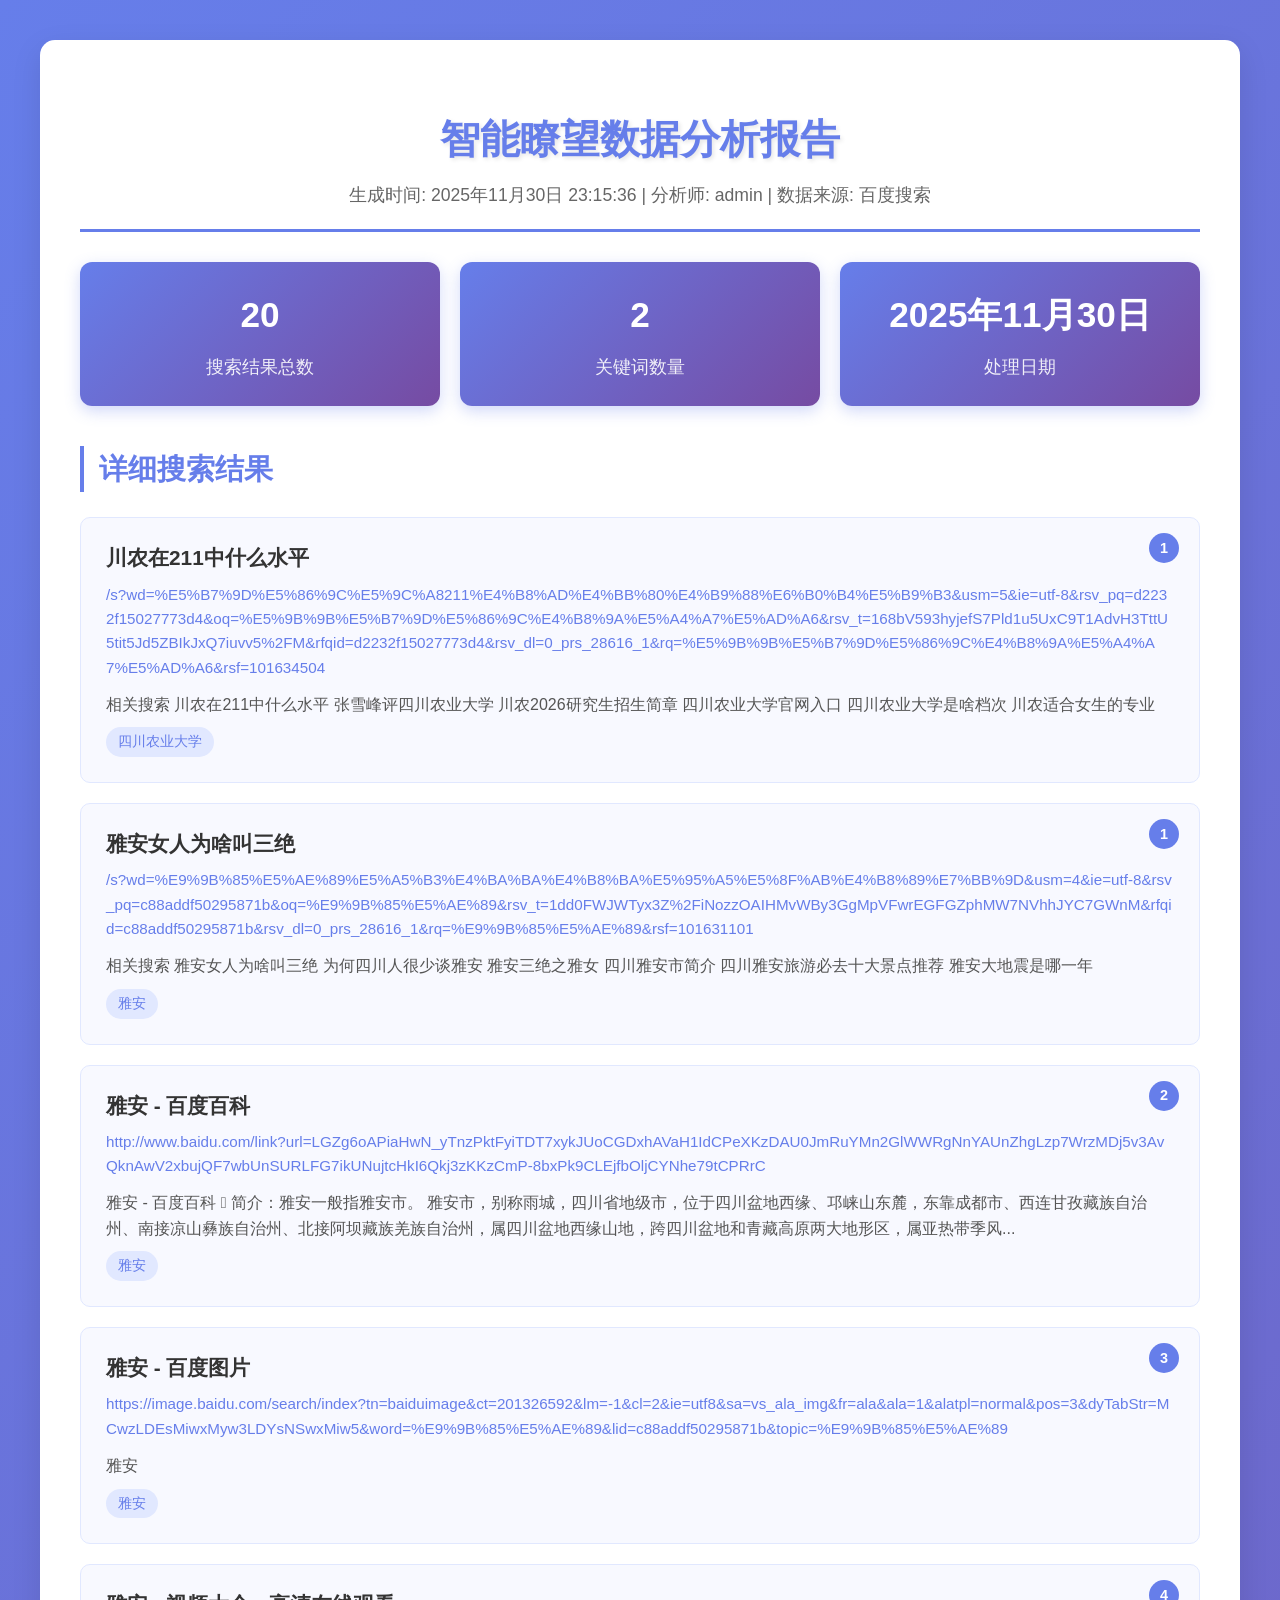
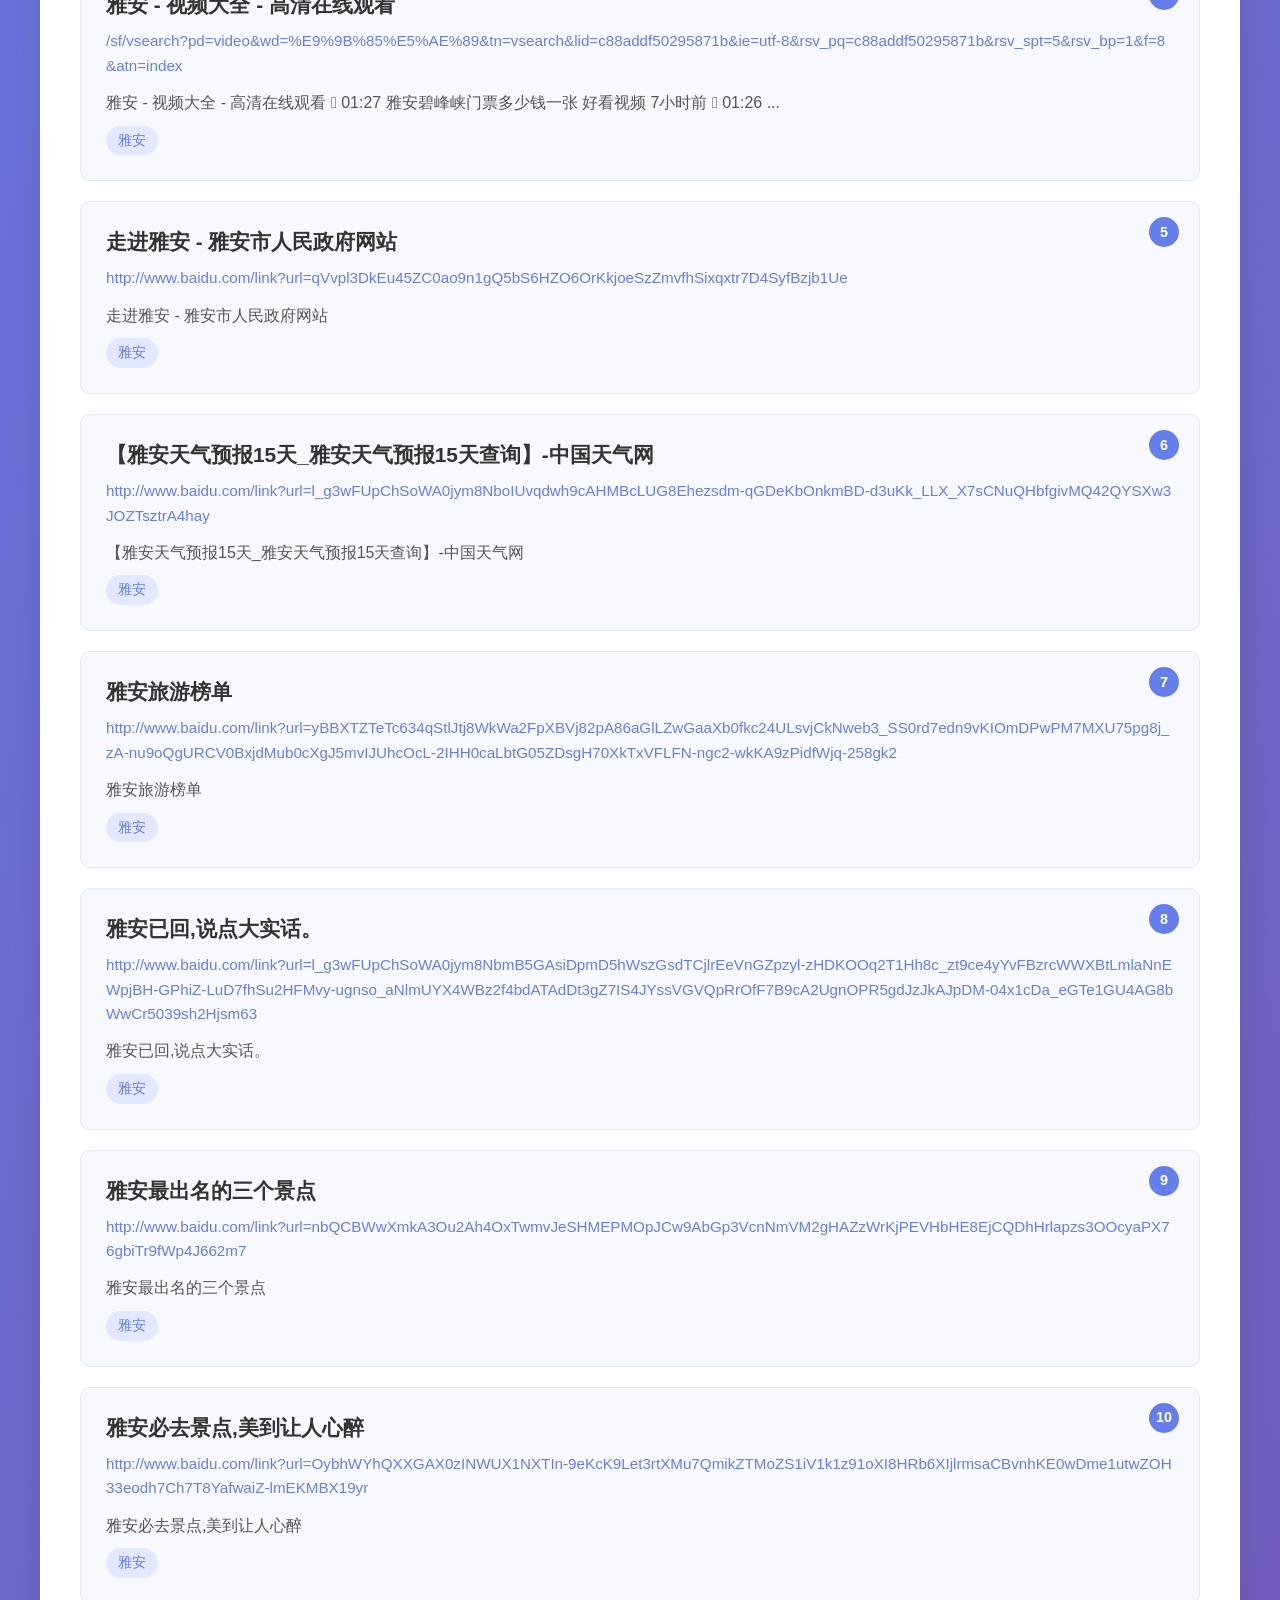
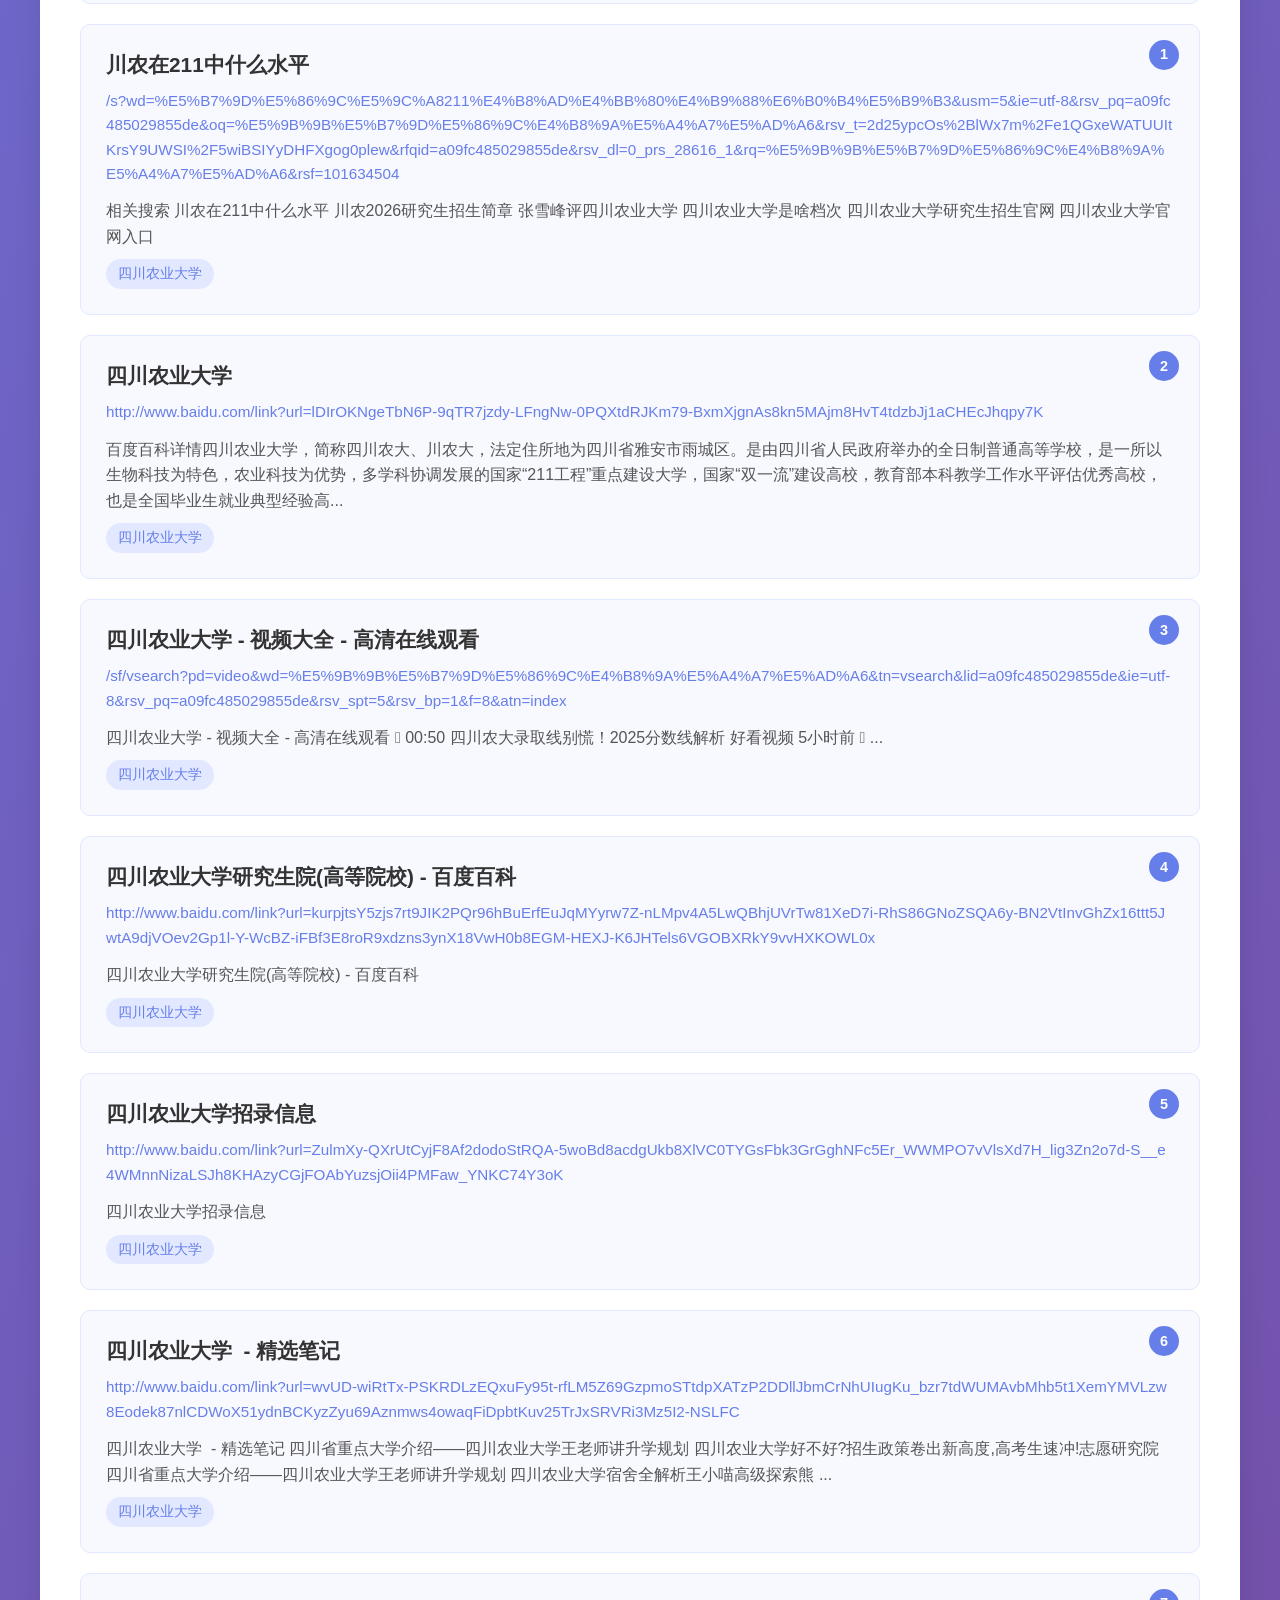
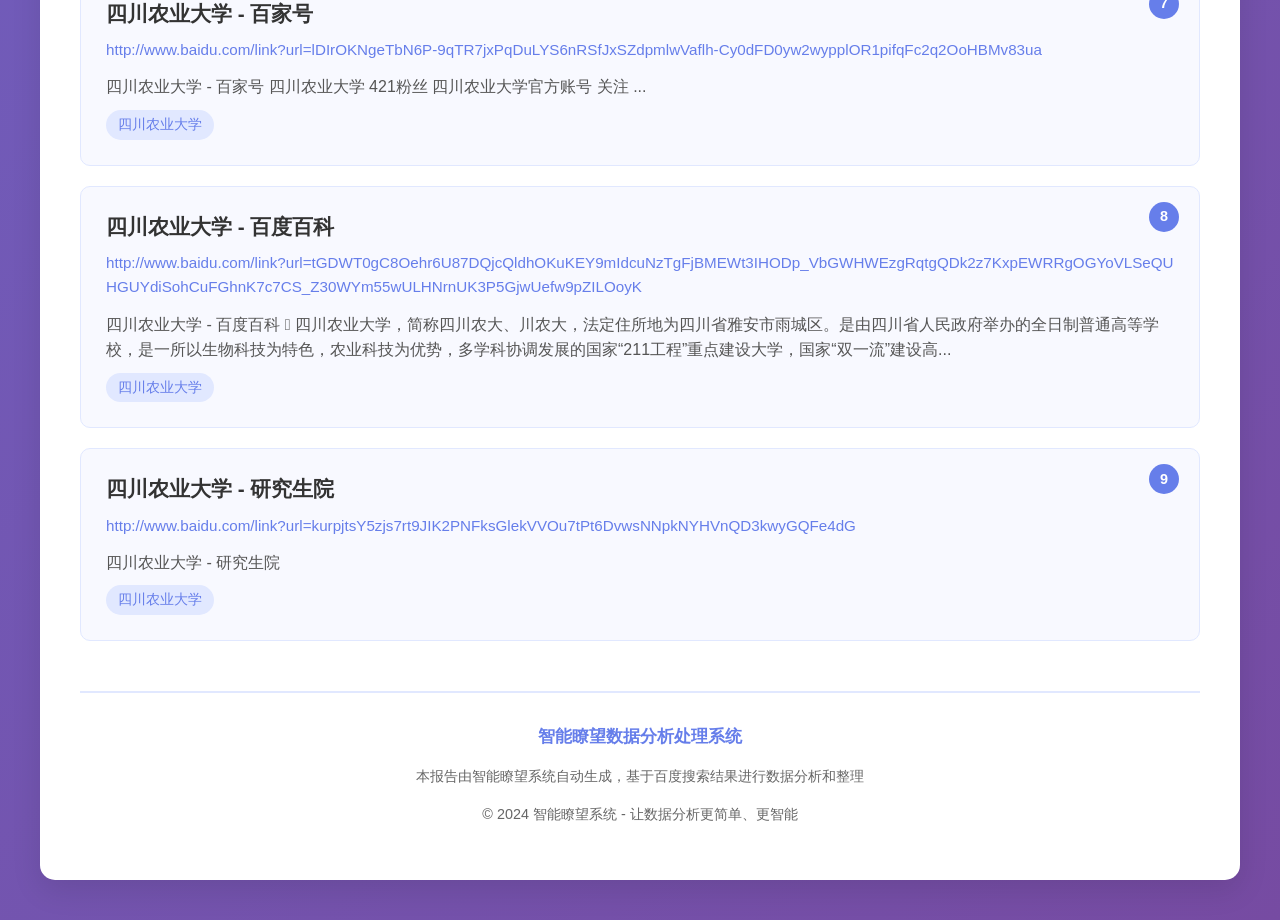
<file: app/static/reports/report_20251130_231536.html>
<!DOCTYPE html>
        <html lang="zh-CN">
        <head>
            <meta charset="UTF-8">
            <meta name="viewport" content="width=device-width, initial-scale=1.0">
            <title>数据分析报告</title>
            <style>
                body {
                    font-family: 'Segoe UI', Tahoma, Geneva, Verdana, sans-serif;
                    line-height: 1.6;
                    color: #333;
                    max-width: 1200px;
                    margin: 0 auto;
                    padding: 20px;
                    background: linear-gradient(135deg, #667eea 0%, #764ba2 100%);
                    min-height: 100vh;
                }
                .container {
                    background: white;
                    border-radius: 15px;
                    box-shadow: 0 10px 30px rgba(0,0,0,0.1);
                    padding: 40px;
                    margin: 20px 0;
                }
                .header {
                    text-align: center;
                    border-bottom: 3px solid #667eea;
                    padding-bottom: 20px;
                    margin-bottom: 30px;
                }
                .header h1 {
                    color: #667eea;
                    font-size: 2.5em;
                    margin-bottom: 10px;
                    text-shadow: 2px 2px 4px rgba(0,0,0,0.1);
                }
                .header .meta {
                    color: #666;
                    font-size: 1.1em;
                }
                .stats {
                    display: grid;
                    grid-template-columns: repeat(auto-fit, minmax(200px, 1fr));
                    gap: 20px;
                    margin: 30px 0;
                }
                .stat-card {
                    background: linear-gradient(135deg, #667eea, #764ba2);
                    color: white;
                    padding: 25px;
                    border-radius: 12px;
                    text-align: center;
                    box-shadow: 0 5px 15px rgba(102, 126, 234, 0.3);
                }
                .stat-card h3 {
                    margin: 0 0 10px 0;
                    font-size: 2.2em;
                    font-weight: bold;
                }
                .stat-card p {
                    margin: 0;
                    opacity: 0.9;
                    font-size: 1.1em;
                }
                .results {
                    margin-top: 40px;
                }
                .results h2 {
                    color: #667eea;
                    border-left: 4px solid #667eea;
                    padding-left: 15px;
                    margin-bottom: 25px;
                    font-size: 1.8em;
                }
                .result-item {
                    background: #f8f9ff;
                    border: 1px solid #e1e8ff;
                    border-radius: 10px;
                    padding: 25px;
                    margin-bottom: 20px;
                    transition: all 0.3s ease;
                    position: relative;
                }
                .result-item:hover {
                    transform: translateY(-2px);
                    box-shadow: 0 8px 25px rgba(102, 126, 234, 0.15);
                }
                .result-item .rank {
                    position: absolute;
                    top: 15px;
                    right: 20px;
                    background: #667eea;
                    color: white;
                    width: 30px;
                    height: 30px;
                    border-radius: 50%;
                    display: flex;
                    align-items: center;
                    justify-content: center;
                    font-weight: bold;
                    font-size: 0.9em;
                }
                .result-item .title {
                    font-size: 1.3em;
                    font-weight: bold;
                    color: #333;
                    margin-bottom: 10px;
                    line-height: 1.4;
                }
                .result-item .url {
                    color: #667eea;
                    text-decoration: none;
                    font-size: 0.95em;
                    margin-bottom: 12px;
                    display: block;
                    word-break: break-all;
                }
                .result-item .url:hover {
                    text-decoration: underline;
                }
                .result-item .abstract {
                    color: #555;
                    font-size: 1em;
                    line-height: 1.6;
                    margin-bottom: 10px;
                }
                .result-item .keyword {
                    display: inline-block;
                    background: #e1e8ff;
                    color: #667eea;
                    padding: 4px 12px;
                    border-radius: 15px;
                    font-size: 0.85em;
                    font-weight: 500;
                }
                .footer {
                    text-align: center;
                    margin-top: 50px;
                    padding-top: 30px;
                    border-top: 2px solid #e1e8ff;
                    color: #666;
                    font-size: 0.9em;
                }
                .footer .logo {
                    font-size: 1.2em;
                    font-weight: bold;
                    color: #667eea;
                    margin-bottom: 10px;
                }
                @media print {
                    body { background: none; }
                    .container { box-shadow: none; }
                }
            </style>
        </head>
        <body>
            <div class="container">
                <div class="header">
                    <h1>智能瞭望数据分析报告</h1>
                    <div class="meta">
                        生成时间: 2025年11月30日 23:15:36 | 
                        分析师: admin | 
                        数据来源: 百度搜索
                    </div>
                </div>

                <div class="stats">
                    <div class="stat-card">
                        <h3>20</h3>
                        <p>搜索结果总数</p>
                    </div>
                    <div class="stat-card">
                        <h3>2</h3>
                        <p>关键词数量</p>
                    </div>
                    <div class="stat-card">
                        <h3>2025年11月30日</h3>
                        <p>处理日期</p>
                    </div>
                </div>

                <div class="results">
                    <h2>详细搜索结果</h2>
                    
                    <div class="result-item">
                        <div class="rank">1</div>
                        <div class="title">川农在211中什么水平</div>
                        <a href="/s?wd=%E5%B7%9D%E5%86%9C%E5%9C%A8211%E4%B8%AD%E4%BB%80%E4%B9%88%E6%B0%B4%E5%B9%B3&usm=5&ie=utf-8&rsv_pq=d2232f15027773d4&oq=%E5%9B%9B%E5%B7%9D%E5%86%9C%E4%B8%9A%E5%A4%A7%E5%AD%A6&rsv_t=168bV593hyjefS7Pld1u5UxC9T1AdvH3TttU5tit5Jd5ZBIkJxQ7iuvv5%2FM&rfqid=d2232f15027773d4&rsv_dl=0_prs_28616_1&rq=%E5%9B%9B%E5%B7%9D%E5%86%9C%E4%B8%9A%E5%A4%A7%E5%AD%A6&rsf=101634504" class="url">/s?wd=%E5%B7%9D%E5%86%9C%E5%9C%A8211%E4%B8%AD%E4%BB%80%E4%B9%88%E6%B0%B4%E5%B9%B3&usm=5&ie=utf-8&rsv_pq=d2232f15027773d4&oq=%E5%9B%9B%E5%B7%9D%E5%86%9C%E4%B8%9A%E5%A4%A7%E5%AD%A6&rsv_t=168bV593hyjefS7Pld1u5UxC9T1AdvH3TttU5tit5Jd5ZBIkJxQ7iuvv5%2FM&rfqid=d2232f15027773d4&rsv_dl=0_prs_28616_1&rq=%E5%9B%9B%E5%B7%9D%E5%86%9C%E4%B8%9A%E5%A4%A7%E5%AD%A6&rsf=101634504</a>
                        <div class="abstract">相关搜索
川农在211中什么水平

张雪峰评四川农业大学

川农2026研究生招生简章

四川农业大学官网入口

四川农业大学是啥档次

川农适合女生的专业</div>
                        <span class="keyword">四川农业大学</span>
                    </div>
                    
                    <div class="result-item">
                        <div class="rank">1</div>
                        <div class="title">雅安女人为啥叫三绝</div>
                        <a href="/s?wd=%E9%9B%85%E5%AE%89%E5%A5%B3%E4%BA%BA%E4%B8%BA%E5%95%A5%E5%8F%AB%E4%B8%89%E7%BB%9D&usm=4&ie=utf-8&rsv_pq=c88addf50295871b&oq=%E9%9B%85%E5%AE%89&rsv_t=1dd0FWJWTyx3Z%2FiNozzOAIHMvWBy3GgMpVFwrEGFGZphMW7NVhhJYC7GWnM&rfqid=c88addf50295871b&rsv_dl=0_prs_28616_1&rq=%E9%9B%85%E5%AE%89&rsf=101631101" class="url">/s?wd=%E9%9B%85%E5%AE%89%E5%A5%B3%E4%BA%BA%E4%B8%BA%E5%95%A5%E5%8F%AB%E4%B8%89%E7%BB%9D&usm=4&ie=utf-8&rsv_pq=c88addf50295871b&oq=%E9%9B%85%E5%AE%89&rsv_t=1dd0FWJWTyx3Z%2FiNozzOAIHMvWBy3GgMpVFwrEGFGZphMW7NVhhJYC7GWnM&rfqid=c88addf50295871b&rsv_dl=0_prs_28616_1&rq=%E9%9B%85%E5%AE%89&rsf=101631101</a>
                        <div class="abstract">相关搜索
雅安女人为啥叫三绝

为何四川人很少谈雅安

雅安三绝之雅女

四川雅安市简介

四川雅安旅游必去十大景点推荐

雅安大地震是哪一年</div>
                        <span class="keyword">雅安</span>
                    </div>
                    
                    <div class="result-item">
                        <div class="rank">2</div>
                        <div class="title">雅安 - 百度百科</div>
                        <a href="http://www.baidu.com/link?url=LGZg6oAPiaHwN_yTnzPktFyiTDT7xykJUoCGDxhAVaH1IdCPeXKzDAU0JmRuYMn2GlWWRgNnYAUnZhgLzp7WrzMDj5v3AvQknAwV2xbujQF7wbUnSURLFG7ikUNujtcHkI6Qkj3zKKzCmP-8bxPk9CLEjfbOljCYNhe79tCPRrC" class="url">http://www.baidu.com/link?url=LGZg6oAPiaHwN_yTnzPktFyiTDT7xykJUoCGDxhAVaH1IdCPeXKzDAU0JmRuYMn2GlWWRgNnYAUnZhgLzp7WrzMDj5v3AvQknAwV2xbujQF7wbUnSURLFG7ikUNujtcHkI6Qkj3zKKzCmP-8bxPk9CLEjfbOljCYNhe79tCPRrC</a>
                        <div class="abstract">雅安 - 百度百科

























简介：雅安一般指雅安市。 雅安市，别称雨城，四川省地级市，位于四川盆地西缘、邛崃山东麓，东靠成都市、西连甘孜藏族自治州、南接凉山彝族自治州、北接阿坝藏族羌族自治州，属四川盆地西缘山地，跨四川盆地和青藏高原两大地形区，属亚热带季风...</div>
                        <span class="keyword">雅安</span>
                    </div>
                    
                    <div class="result-item">
                        <div class="rank">3</div>
                        <div class="title">雅安 - 百度图片</div>
                        <a href="https://image.baidu.com/search/index?tn=baiduimage&ct=201326592&lm=-1&cl=2&ie=utf8&sa=vs_ala_img&fr=ala&ala=1&alatpl=normal&pos=3&dyTabStr=MCwzLDEsMiwxMyw3LDYsNSwxMiw5&word=%E9%9B%85%E5%AE%89&lid=c88addf50295871b&topic=%E9%9B%85%E5%AE%89" class="url">https://image.baidu.com/search/index?tn=baiduimage&ct=201326592&lm=-1&cl=2&ie=utf8&sa=vs_ala_img&fr=ala&ala=1&alatpl=normal&pos=3&dyTabStr=MCwzLDEsMiwxMyw3LDYsNSwxMiw5&word=%E9%9B%85%E5%AE%89&lid=c88addf50295871b&topic=%E9%9B%85%E5%AE%89</a>
                        <div class="abstract">雅安</div>
                        <span class="keyword">雅安</span>
                    </div>
                    
                    <div class="result-item">
                        <div class="rank">4</div>
                        <div class="title">雅安 - 视频大全 - 高清在线观看</div>
                        <a href="/sf/vsearch?pd=video&wd=%E9%9B%85%E5%AE%89&tn=vsearch&lid=c88addf50295871b&ie=utf-8&rsv_pq=c88addf50295871b&rsv_spt=5&rsv_bp=1&f=8&atn=index" class="url">/sf/vsearch?pd=video&wd=%E9%9B%85%E5%AE%89&tn=vsearch&lid=c88addf50295871b&ie=utf-8&rsv_pq=c88addf50295871b&rsv_spt=5&rsv_bp=1&f=8&atn=index</a>
                        <div class="abstract">雅安 - 视频大全 - 高清在线观看








            01:27
        










雅安碧峰峡门票多少钱一张








好看视频

            7小时前
        










            01:26
   ...</div>
                        <span class="keyword">雅安</span>
                    </div>
                    
                    <div class="result-item">
                        <div class="rank">5</div>
                        <div class="title">走进雅安 - 雅安市人民政府网站</div>
                        <a href="http://www.baidu.com/link?url=qVvpl3DkEu45ZC0ao9n1gQ5bS6HZO6OrKkjoeSzZmvfhSixqxtr7D4SyfBzjb1Ue" class="url">http://www.baidu.com/link?url=qVvpl3DkEu45ZC0ao9n1gQ5bS6HZO6OrKkjoeSzZmvfhSixqxtr7D4SyfBzjb1Ue</a>
                        <div class="abstract">走进雅安 - 雅安市人民政府网站</div>
                        <span class="keyword">雅安</span>
                    </div>
                    
                    <div class="result-item">
                        <div class="rank">6</div>
                        <div class="title">【雅安天气预报15天_雅安天气预报15天查询】-中国天气网</div>
                        <a href="http://www.baidu.com/link?url=l_g3wFUpChSoWA0jym8NboIUvqdwh9cAHMBcLUG8Ehezsdm-qGDeKbOnkmBD-d3uKk_LLX_X7sCNuQHbfgivMQ42QYSXw3JOZTsztrA4hay" class="url">http://www.baidu.com/link?url=l_g3wFUpChSoWA0jym8NboIUvqdwh9cAHMBcLUG8Ehezsdm-qGDeKbOnkmBD-d3uKk_LLX_X7sCNuQHbfgivMQ42QYSXw3JOZTsztrA4hay</a>
                        <div class="abstract">【雅安天气预报15天_雅安天气预报15天查询】-中国天气网</div>
                        <span class="keyword">雅安</span>
                    </div>
                    
                    <div class="result-item">
                        <div class="rank">7</div>
                        <div class="title">雅安旅游榜单</div>
                        <a href="http://www.baidu.com/link?url=yBBXTZTeTc634qStlJtj8WkWa2FpXBVj82pA86aGlLZwGaaXb0fkc24ULsvjCkNweb3_SS0rd7edn9vKIOmDPwPM7MXU75pg8j_zA-nu9oQgURCV0BxjdMub0cXgJ5mvIJUhcOcL-2IHH0caLbtG05ZDsgH70XkTxVFLFN-ngc2-wkKA9zPidfWjq-258gk2" class="url">http://www.baidu.com/link?url=yBBXTZTeTc634qStlJtj8WkWa2FpXBVj82pA86aGlLZwGaaXb0fkc24ULsvjCkNweb3_SS0rd7edn9vKIOmDPwPM7MXU75pg8j_zA-nu9oQgURCV0BxjdMub0cXgJ5mvIJUhcOcL-2IHH0caLbtG05ZDsgH70XkTxVFLFN-ngc2-wkKA9zPidfWjq-258gk2</a>
                        <div class="abstract">雅安旅游榜单</div>
                        <span class="keyword">雅安</span>
                    </div>
                    
                    <div class="result-item">
                        <div class="rank">8</div>
                        <div class="title">雅安已回,说点大实话。</div>
                        <a href="http://www.baidu.com/link?url=[base64]" class="url">http://www.baidu.com/link?url=[base64]</a>
                        <div class="abstract">雅安已回,说点大实话。</div>
                        <span class="keyword">雅安</span>
                    </div>
                    
                    <div class="result-item">
                        <div class="rank">9</div>
                        <div class="title">雅安最出名的三个景点</div>
                        <a href="http://www.baidu.com/link?url=nbQCBWwXmkA3Ou2Ah4OxTwmvJeSHMEPMOpJCw9AbGp3VcnNmVM2gHAZzWrKjPEVHbHE8EjCQDhHrlapzs3OOcyaPX76gbiTr9fWp4J662m7" class="url">http://www.baidu.com/link?url=nbQCBWwXmkA3Ou2Ah4OxTwmvJeSHMEPMOpJCw9AbGp3VcnNmVM2gHAZzWrKjPEVHbHE8EjCQDhHrlapzs3OOcyaPX76gbiTr9fWp4J662m7</a>
                        <div class="abstract">雅安最出名的三个景点</div>
                        <span class="keyword">雅安</span>
                    </div>
                    
                    <div class="result-item">
                        <div class="rank">10</div>
                        <div class="title">雅安必去景点,美到让人心醉</div>
                        <a href="http://www.baidu.com/link?url=OybhWYhQXXGAX0zINWUX1NXTIn-9eKcK9Let3rtXMu7QmikZTMoZS1iV1k1z91oXI8HRb6XIjlrmsaCBvnhKE0wDme1utwZOH33eodh7Ch7T8YafwaiZ-lmEKMBX19yr" class="url">http://www.baidu.com/link?url=OybhWYhQXXGAX0zINWUX1NXTIn-9eKcK9Let3rtXMu7QmikZTMoZS1iV1k1z91oXI8HRb6XIjlrmsaCBvnhKE0wDme1utwZOH33eodh7Ch7T8YafwaiZ-lmEKMBX19yr</a>
                        <div class="abstract">雅安必去景点,美到让人心醉</div>
                        <span class="keyword">雅安</span>
                    </div>
                    
                    <div class="result-item">
                        <div class="rank">1</div>
                        <div class="title">川农在211中什么水平</div>
                        <a href="/s?wd=%E5%B7%9D%E5%86%9C%E5%9C%A8211%E4%B8%AD%E4%BB%80%E4%B9%88%E6%B0%B4%E5%B9%B3&usm=5&ie=utf-8&rsv_pq=a09fc485029855de&oq=%E5%9B%9B%E5%B7%9D%E5%86%9C%E4%B8%9A%E5%A4%A7%E5%AD%A6&rsv_t=2d25ypcOs%2BlWx7m%2Fe1QGxeWATUUItKrsY9UWSI%2F5wiBSIYyDHFXgog0plew&rfqid=a09fc485029855de&rsv_dl=0_prs_28616_1&rq=%E5%9B%9B%E5%B7%9D%E5%86%9C%E4%B8%9A%E5%A4%A7%E5%AD%A6&rsf=101634504" class="url">/s?wd=%E5%B7%9D%E5%86%9C%E5%9C%A8211%E4%B8%AD%E4%BB%80%E4%B9%88%E6%B0%B4%E5%B9%B3&usm=5&ie=utf-8&rsv_pq=a09fc485029855de&oq=%E5%9B%9B%E5%B7%9D%E5%86%9C%E4%B8%9A%E5%A4%A7%E5%AD%A6&rsv_t=2d25ypcOs%2BlWx7m%2Fe1QGxeWATUUItKrsY9UWSI%2F5wiBSIYyDHFXgog0plew&rfqid=a09fc485029855de&rsv_dl=0_prs_28616_1&rq=%E5%9B%9B%E5%B7%9D%E5%86%9C%E4%B8%9A%E5%A4%A7%E5%AD%A6&rsf=101634504</a>
                        <div class="abstract">相关搜索
川农在211中什么水平

川农2026研究生招生简章

张雪峰评四川农业大学

四川农业大学是啥档次

四川农业大学研究生招生官网

四川农业大学官网入口</div>
                        <span class="keyword">四川农业大学</span>
                    </div>
                    
                    <div class="result-item">
                        <div class="rank">2</div>
                        <div class="title">四川农业大学</div>
                        <a href="http://www.baidu.com/link?url=lDIrOKNgeTbN6P-9qTR7jzdy-LFngNw-0PQXtdRJKm79-BxmXjgnAs8kn5MAjm8HvT4tdzbJj1aCHEcJhqpy7K" class="url">http://www.baidu.com/link?url=lDIrOKNgeTbN6P-9qTR7jzdy-LFngNw-0PQXtdRJKm79-BxmXjgnAs8kn5MAjm8HvT4tdzbJj1aCHEcJhqpy7K</a>
                        <div class="abstract">百度百科详情四川农业大学，简称四川农大、川农大，法定住所地为四川省雅安市雨城区。是由四川省人民政府举办的全日制普通高等学校，是一所以生物科技为特色，农业科技为优势，多学科协调发展的国家“211工程”重点建设大学，国家“双一流”建设高校，教育部本科教学工作水平评估优秀高校，也是全国毕业生就业典型经验高...</div>
                        <span class="keyword">四川农业大学</span>
                    </div>
                    
                    <div class="result-item">
                        <div class="rank">3</div>
                        <div class="title">四川农业大学 - 视频大全 - 高清在线观看</div>
                        <a href="/sf/vsearch?pd=video&wd=%E5%9B%9B%E5%B7%9D%E5%86%9C%E4%B8%9A%E5%A4%A7%E5%AD%A6&tn=vsearch&lid=a09fc485029855de&ie=utf-8&rsv_pq=a09fc485029855de&rsv_spt=5&rsv_bp=1&f=8&atn=index" class="url">/sf/vsearch?pd=video&wd=%E5%9B%9B%E5%B7%9D%E5%86%9C%E4%B8%9A%E5%A4%A7%E5%AD%A6&tn=vsearch&lid=a09fc485029855de&ie=utf-8&rsv_pq=a09fc485029855de&rsv_spt=5&rsv_bp=1&f=8&atn=index</a>
                        <div class="abstract">四川农业大学 - 视频大全 - 高清在线观看








            00:50
        










四川农大录取线别慌！2025分数线解析








好看视频

            5小时前
        










          ...</div>
                        <span class="keyword">四川农业大学</span>
                    </div>
                    
                    <div class="result-item">
                        <div class="rank">4</div>
                        <div class="title">四川农业大学研究生院(高等院校) - 百度百科</div>
                        <a href="http://www.baidu.com/link?url=kurpjtsY5zjs7rt9JIK2PQr96hBuErfEuJqMYyrw7Z-nLMpv4A5LwQBhjUVrTw81XeD7i-RhS86GNoZSQA6y-BN2VtInvGhZx16ttt5JwtA9djVOev2Gp1l-Y-WcBZ-iFBf3E8roR9xdzns3ynX18VwH0b8EGM-HEXJ-K6JHTels6VGOBXRkY9vvHXKOWL0x" class="url">http://www.baidu.com/link?url=kurpjtsY5zjs7rt9JIK2PQr96hBuErfEuJqMYyrw7Z-nLMpv4A5LwQBhjUVrTw81XeD7i-RhS86GNoZSQA6y-BN2VtInvGhZx16ttt5JwtA9djVOev2Gp1l-Y-WcBZ-iFBf3E8roR9xdzns3ynX18VwH0b8EGM-HEXJ-K6JHTels6VGOBXRkY9vvHXKOWL0x</a>
                        <div class="abstract">四川农业大学研究生院(高等院校) - 百度百科</div>
                        <span class="keyword">四川农业大学</span>
                    </div>
                    
                    <div class="result-item">
                        <div class="rank">5</div>
                        <div class="title">四川农业大学招录信息</div>
                        <a href="http://www.baidu.com/link?url=ZulmXy-QXrUtCyjF8Af2dodoStRQA-5woBd8acdgUkb8XlVC0TYGsFbk3GrGghNFc5Er_WWMPO7vVlsXd7H_lig3Zn2o7d-S__e4WMnnNizaLSJh8KHAzyCGjFOAbYuzsjOii4PMFaw_YNKC74Y3oK" class="url">http://www.baidu.com/link?url=ZulmXy-QXrUtCyjF8Af2dodoStRQA-5woBd8acdgUkb8XlVC0TYGsFbk3GrGghNFc5Er_WWMPO7vVlsXd7H_lig3Zn2o7d-S__e4WMnnNizaLSJh8KHAzyCGjFOAbYuzsjOii4PMFaw_YNKC74Y3oK</a>
                        <div class="abstract">四川农业大学招录信息</div>
                        <span class="keyword">四川农业大学</span>
                    </div>
                    
                    <div class="result-item">
                        <div class="rank">6</div>
                        <div class="title">四川农业大学
 - 精选笔记</div>
                        <a href="http://www.baidu.com/link?url=wvUD-wiRtTx-PSKRDLzEQxuFy95t-rfLM5Z69GzpmoSTtdpXATzP2DDllJbmCrNhUIugKu_bzr7tdWUMAvbMhb5t1XemYMVLzw8Eodek87nlCDWoX51ydnBCKyzZyu69Aznmws4owaqFiDpbtKuv25TrJxSRVRi3Mz5I2-NSLFC" class="url">http://www.baidu.com/link?url=wvUD-wiRtTx-PSKRDLzEQxuFy95t-rfLM5Z69GzpmoSTtdpXATzP2DDllJbmCrNhUIugKu_bzr7tdWUMAvbMhb5t1XemYMVLzw8Eodek87nlCDWoX51ydnBCKyzZyu69Aznmws4owaqFiDpbtKuv25TrJxSRVRi3Mz5I2-NSLFC</a>
                        <div class="abstract">四川农业大学
 - 精选笔记









四川省重点大学介绍——四川农业大学王老师讲升学规划






四川农业大学好不好?招生政策卷出新高度,高考生速冲!志愿研究院






四川省重点大学介绍——四川农业大学王老师讲升学规划






四川农业大学宿舍全解析王小喵高级探索熊

   ...</div>
                        <span class="keyword">四川农业大学</span>
                    </div>
                    
                    <div class="result-item">
                        <div class="rank">7</div>
                        <div class="title">四川农业大学 - 百家号</div>
                        <a href="http://www.baidu.com/link?url=lDIrOKNgeTbN6P-9qTR7jxPqDuLYS6nRSfJxSZdpmlwVaflh-Cy0dFD0yw2wypplOR1pifqFc2q2OoHBMv83ua" class="url">http://www.baidu.com/link?url=lDIrOKNgeTbN6P-9qTR7jxPqDuLYS6nRSfJxSZdpmlwVaflh-Cy0dFD0yw2wypplOR1pifqFc2q2OoHBMv83ua</a>
                        <div class="abstract">四川农业大学 - 百家号
        










四川农业大学


                    421粉丝 四川农业大学官方账号
                





                    关注
                










...</div>
                        <span class="keyword">四川农业大学</span>
                    </div>
                    
                    <div class="result-item">
                        <div class="rank">8</div>
                        <div class="title">四川农业大学 - 百度百科</div>
                        <a href="http://www.baidu.com/link?url=tGDWT0gC8Oehr6U87DQjcQldhOKuKEY9mIdcuNzTgFjBMEWt3IHODp_VbGWHWEzgRqtgQDk2z7KxpEWRRgOGYoVLSeQUHGUYdiSohCuFGhnK7c7CS_Z30WYm55wULHNrnUK3P5GjwUefw9pZILOoyK" class="url">http://www.baidu.com/link?url=tGDWT0gC8Oehr6U87DQjcQldhOKuKEY9mIdcuNzTgFjBMEWt3IHODp_VbGWHWEzgRqtgQDk2z7KxpEWRRgOGYoVLSeQUHGUYdiSohCuFGhnK7c7CS_Z30WYm55wULHNrnUK3P5GjwUefw9pZILOoyK</a>
                        <div class="abstract">四川农业大学 - 百度百科

























四川农业大学，简称四川农大、川农大，法定住所地为四川省雅安市雨城区。是由四川省人民政府举办的全日制普通高等学校，是一所以生物科技为特色，农业科技为优势，多学科协调发展的国家“211工程”重点建设大学，国家“双一流”建设高...</div>
                        <span class="keyword">四川农业大学</span>
                    </div>
                    
                    <div class="result-item">
                        <div class="rank">9</div>
                        <div class="title">四川农业大学 - 研究生院</div>
                        <a href="http://www.baidu.com/link?url=kurpjtsY5zjs7rt9JIK2PNFksGlekVVOu7tPt6DvwsNNpkNYHVnQD3kwyGQFe4dG" class="url">http://www.baidu.com/link?url=kurpjtsY5zjs7rt9JIK2PNFksGlekVVOu7tPt6DvwsNNpkNYHVnQD3kwyGQFe4dG</a>
                        <div class="abstract">四川农业大学 - 研究生院</div>
                        <span class="keyword">四川农业大学</span>
                    </div>
                    
                </div>

                <div class="footer">
                    <div class="logo">智能瞭望数据分析处理系统</div>
                    <p>本报告由智能瞭望系统自动生成，基于百度搜索结果进行数据分析和整理</p>
                    <p>© 2024 智能瞭望系统 - 让数据分析更简单、更智能</p>
                </div>
            </div>
        </body>
        </html>
</file>
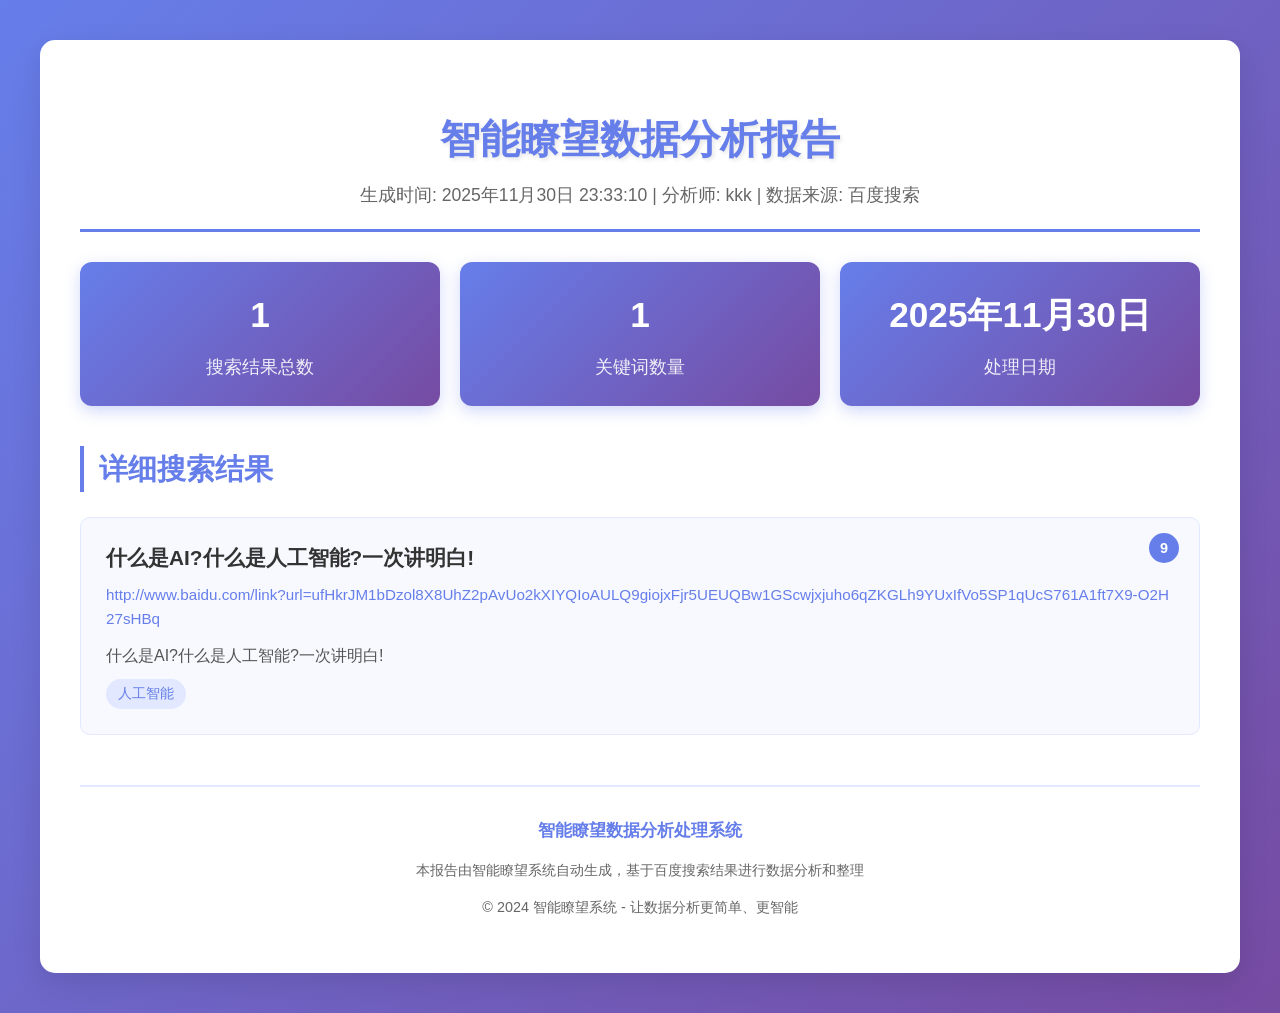
<file: app/static/reports/report_20251130_233310.html>
<!DOCTYPE html>
        <html lang="zh-CN">
        <head>
            <meta charset="UTF-8">
            <meta name="viewport" content="width=device-width, initial-scale=1.0">
            <title>数据分析报告</title>
            <style>
                body {
                    font-family: 'Segoe UI', Tahoma, Geneva, Verdana, sans-serif;
                    line-height: 1.6;
                    color: #333;
                    max-width: 1200px;
                    margin: 0 auto;
                    padding: 20px;
                    background: linear-gradient(135deg, #667eea 0%, #764ba2 100%);
                    min-height: 100vh;
                }
                .container {
                    background: white;
                    border-radius: 15px;
                    box-shadow: 0 10px 30px rgba(0,0,0,0.1);
                    padding: 40px;
                    margin: 20px 0;
                }
                .header {
                    text-align: center;
                    border-bottom: 3px solid #667eea;
                    padding-bottom: 20px;
                    margin-bottom: 30px;
                }
                .header h1 {
                    color: #667eea;
                    font-size: 2.5em;
                    margin-bottom: 10px;
                    text-shadow: 2px 2px 4px rgba(0,0,0,0.1);
                }
                .header .meta {
                    color: #666;
                    font-size: 1.1em;
                }
                .stats {
                    display: grid;
                    grid-template-columns: repeat(auto-fit, minmax(200px, 1fr));
                    gap: 20px;
                    margin: 30px 0;
                }
                .stat-card {
                    background: linear-gradient(135deg, #667eea, #764ba2);
                    color: white;
                    padding: 25px;
                    border-radius: 12px;
                    text-align: center;
                    box-shadow: 0 5px 15px rgba(102, 126, 234, 0.3);
                }
                .stat-card h3 {
                    margin: 0 0 10px 0;
                    font-size: 2.2em;
                    font-weight: bold;
                }
                .stat-card p {
                    margin: 0;
                    opacity: 0.9;
                    font-size: 1.1em;
                }
                .results {
                    margin-top: 40px;
                }
                .results h2 {
                    color: #667eea;
                    border-left: 4px solid #667eea;
                    padding-left: 15px;
                    margin-bottom: 25px;
                    font-size: 1.8em;
                }
                .result-item {
                    background: #f8f9ff;
                    border: 1px solid #e1e8ff;
                    border-radius: 10px;
                    padding: 25px;
                    margin-bottom: 20px;
                    transition: all 0.3s ease;
                    position: relative;
                }
                .result-item:hover {
                    transform: translateY(-2px);
                    box-shadow: 0 8px 25px rgba(102, 126, 234, 0.15);
                }
                .result-item .rank {
                    position: absolute;
                    top: 15px;
                    right: 20px;
                    background: #667eea;
                    color: white;
                    width: 30px;
                    height: 30px;
                    border-radius: 50%;
                    display: flex;
                    align-items: center;
                    justify-content: center;
                    font-weight: bold;
                    font-size: 0.9em;
                }
                .result-item .title {
                    font-size: 1.3em;
                    font-weight: bold;
                    color: #333;
                    margin-bottom: 10px;
                    line-height: 1.4;
                }
                .result-item .url {
                    color: #667eea;
                    text-decoration: none;
                    font-size: 0.95em;
                    margin-bottom: 12px;
                    display: block;
                    word-break: break-all;
                }
                .result-item .url:hover {
                    text-decoration: underline;
                }
                .result-item .abstract {
                    color: #555;
                    font-size: 1em;
                    line-height: 1.6;
                    margin-bottom: 10px;
                }
                .result-item .keyword {
                    display: inline-block;
                    background: #e1e8ff;
                    color: #667eea;
                    padding: 4px 12px;
                    border-radius: 15px;
                    font-size: 0.85em;
                    font-weight: 500;
                }
                .footer {
                    text-align: center;
                    margin-top: 50px;
                    padding-top: 30px;
                    border-top: 2px solid #e1e8ff;
                    color: #666;
                    font-size: 0.9em;
                }
                .footer .logo {
                    font-size: 1.2em;
                    font-weight: bold;
                    color: #667eea;
                    margin-bottom: 10px;
                }
                @media print {
                    body { background: none; }
                    .container { box-shadow: none; }
                }
            </style>
        </head>
        <body>
            <div class="container">
                <div class="header">
                    <h1>智能瞭望数据分析报告</h1>
                    <div class="meta">
                        生成时间: 2025年11月30日 23:33:10 | 
                        分析师: kkk | 
                        数据来源: 百度搜索
                    </div>
                </div>

                <div class="stats">
                    <div class="stat-card">
                        <h3>1</h3>
                        <p>搜索结果总数</p>
                    </div>
                    <div class="stat-card">
                        <h3>1</h3>
                        <p>关键词数量</p>
                    </div>
                    <div class="stat-card">
                        <h3>2025年11月30日</h3>
                        <p>处理日期</p>
                    </div>
                </div>

                <div class="results">
                    <h2>详细搜索结果</h2>
                    
                    <div class="result-item">
                        <div class="rank">9</div>
                        <div class="title">什么是AI?什么是人工智能?一次讲明白!</div>
                        <a href="http://www.baidu.com/link?url=ufHkrJM1bDzol8X8UhZ2pAvUo2kXIYQIoAULQ9giojxFjr5UEUQBw1GScwjxjuho6qZKGLh9YUxIfVo5SP1qUcS761A1ft7X9-O2H27sHBq" class="url">http://www.baidu.com/link?url=ufHkrJM1bDzol8X8UhZ2pAvUo2kXIYQIoAULQ9giojxFjr5UEUQBw1GScwjxjuho6qZKGLh9YUxIfVo5SP1qUcS761A1ft7X9-O2H27sHBq</a>
                        <div class="abstract">什么是AI?什么是人工智能?一次讲明白!</div>
                        <span class="keyword">人工智能</span>
                    </div>
                    
                </div>

                <div class="footer">
                    <div class="logo">智能瞭望数据分析处理系统</div>
                    <p>本报告由智能瞭望系统自动生成，基于百度搜索结果进行数据分析和整理</p>
                    <p>© 2024 智能瞭望系统 - 让数据分析更简单、更智能</p>
                </div>
            </div>
        </body>
        </html>
</file>
